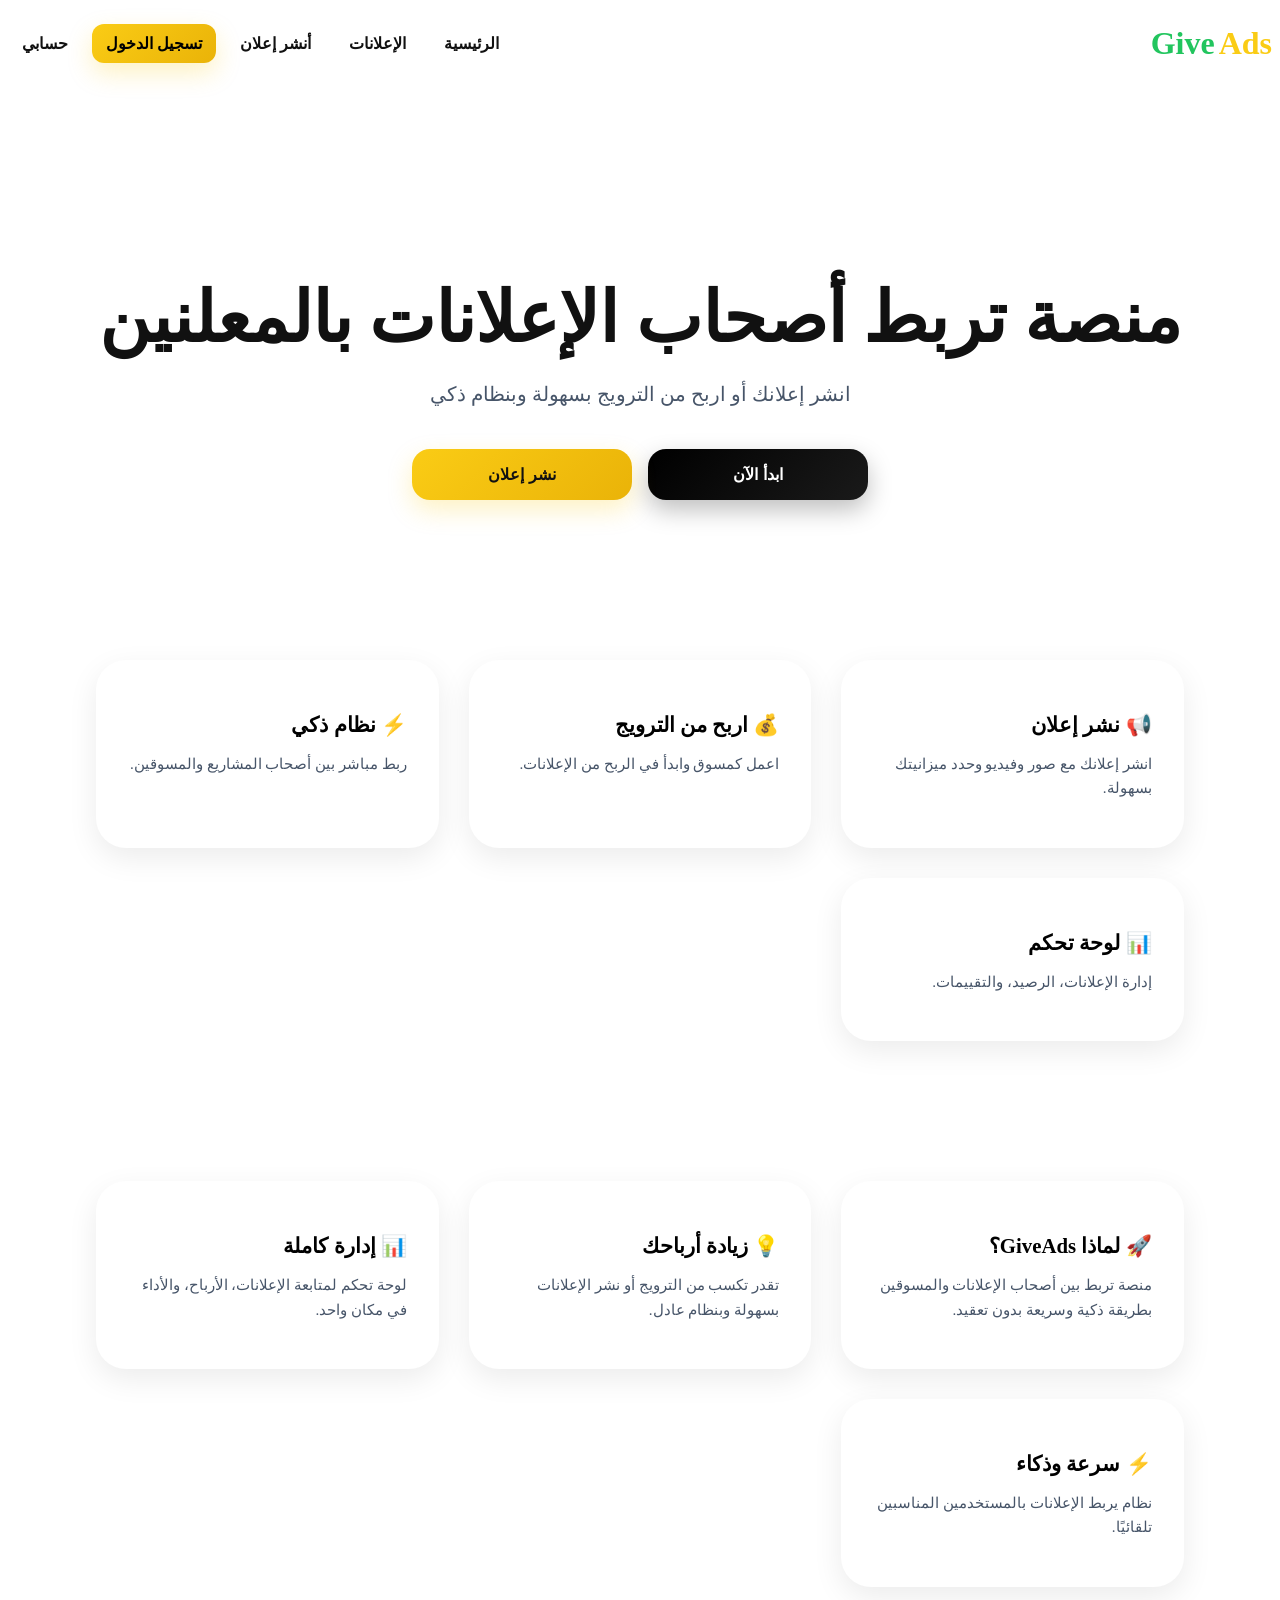
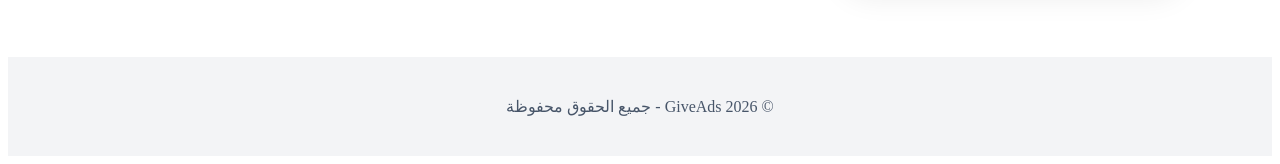
<file: index.html>
<!DOCTYPE html>
<html lang="ar" dir="rtl">
<head>
<meta charset="UTF-8">
<meta name="viewport" content="width=device-width, initial-scale=1.0">
<link rel="icon" href="ads.jpg">
<title>GiveAds - منصة الإعلانات الذكية</title>

<link href="https://fonts.googleapis.com/css2?family=Cairo:wght@400;700;900&display=swap" rel="stylesheet">
<link rel="stylesheet" href="index.css"/>

<style>
/* LOGO FIX */
.logo{
display:flex;
gap:4px;
font-size:32px;
font-weight:900;
cursor:pointer;
}

.logo .give{
color:#facc15;
}

.logo .ads{
color:#22c55e;
}
</style>
<title>GiveAds - منصة إعلانات ممولة وربح المال من الإنترنت</title>

<meta name="description" content="منصة إعلانات ممولة لربط المعلنين بأصحاب المواقع والتطبيقات. أنشر إعلانك أو اربح من الإعلانات بسهولة عبر الإنترنت.">

<meta name="keywords" content="
منصة إعلانات, إعلانات ممولة, شراء إعلانات, التسويق الإلكتروني,
advertising platform, ads network, sponsored ads,
make money online, ad marketplace
">

<meta name="author" content="GiveAds">

<meta name="robots" content="index, follow">
</head>

<body>

<!-- NAV -->
<!-- NAV -->
<nav>
  <div class="nav-container">

    <!-- LOGO -->
    <div class="logo" onclick="goHome()">
      <span class="give">Ads</span><span class="ads">Give</span>
    </div>

    <!-- MENU -->
    <div class="nav-box">
      <ul>

        <li onclick="go('index.html')">الرئيسية</li>
        <li onclick="go('ads.html')">الإعلانات</li>
        <li onclick="go('create-ads.html')">أنشر إعلان</li>

        <!-- زر مميز -->
        <li class="login-btn" onclick="go('login.html')">
          تسجيل الدخول
        </li>

        <li onclick="go('profile.html')">حسابي</li>

      </ul>
    </div>

  </div>
</nav>

<!-- HERO -->
<section class="hero">
<h1>منصة تربط أصحاب الإعلانات بالمعلنين</h1>
<p>انشر إعلانك أو اربح من الترويج بسهولة وبنظام ذكي</p>

<div class="btn-group">
  <button class="btn btn-green" onclick="go('ads.html')">ابدأ الآن</button>
  <button class="btn btn-yellow" onclick="go('create-ads.html')">نشر إعلان</button>
</div>
</section>

<!-- FEATURES -->
<section class="container">

<div class="card" onclick="go('create-ads.html')">
<h3>📢 نشر إعلان</h3>
<p>انشر إعلانك مع صور وفيديو وحدد ميزانيتك بسهولة.</p>
</div>

<div class="card" onclick="go('wallet.html')">
<h3>💰 اربح من الترويج</h3>
<p>اعمل كمسوق وابدأ في الربح من الإعلانات.</p>
</div>

<div class="card" onclick="go('ads.html')">
<h3>⚡ نظام ذكي</h3>
<p>ربط مباشر بين أصحاب المشاريع والمسوقين.</p>
</div>

<div class="card" onclick="go('profile.html')">
<h3>📊 لوحة تحكم</h3>
<p>إدارة الإعلانات، الرصيد، والتقييمات.</p>
</div>

</section>

<!-- BENEFITS -->
<section class="container">

<div class="card">
<h3>🚀 لماذا GiveAds؟</h3>
<p>منصة تربط بين أصحاب الإعلانات والمسوقين بطريقة ذكية وسريعة بدون تعقيد.</p>
</div>

<div class="card">
<h3>💡 زيادة أرباحك</h3>
<p>تقدر تكسب من الترويج أو نشر الإعلانات بسهولة وبنظام عادل.</p>
</div>

<div class="card">
<h3>📊 إدارة كاملة</h3>
<p>لوحة تحكم لمتابعة الإعلانات، الأرباح، والأداء في مكان واحد.</p>
</div>

<div class="card">
<h3>⚡ سرعة وذكاء</h3>
<p>نظام يربط الإعلانات بالمستخدمين المناسبين تلقائيًا.</p>
</div>

</section>

<!-- FOOTER -->
<footer>
© 2026 GiveAds - جميع الحقوق محفوظة
</footer>

<script>
function go(page){
window.location.href = page;
}

function goHome(){
window.location.href = "index.html";
}
</script>

</body>
</html>
</file>
<file: index.css>
.nav-container{
display:flex;
justify-content:space-between;
align-items:center;
gap:20px;
width:100%;
}

.logo{
font-size:32px;
font-weight:900;
cursor:pointer;
display:flex;
gap:6px;
transition:0.3s;
}

.logo:hover{
transform:scale(1.05);
}

.logo .give{
color:#facc15;
}

.logo .ads{
color:#000000;
}

.nav-box ul{
display:flex;
gap:10px;
list-style:none;
align-items:center;
flex-wrap:wrap;
}

.nav-box ul li{
padding:10px 14px;
border-radius:12px;
cursor:pointer;
font-weight:700;
color:#111;
transition:0.3s;
white-space:nowrap;
}

.nav-box ul li:hover{
background:rgba(0,0,0,0.05);
transform:translateY(-2px);
}

/* LOGIN BUTTON */
.login-btn{
background:linear-gradient(135deg,#facc15,#eab308);
color:#000 !important;
padding:10px 16px;
border-radius:14px;
font-weight:900;
box-shadow:0 10px 25px rgba(250,204,21,0.25);
transition:0.3s;
}

.login-btn:hover{
transform:translateY(-3px) scale(1.05);
background:linear-gradient(135deg,#eab308,#d97706);
}

/* HERO */
.hero{
padding:140px 20px 90px;
text-align:center;
}

.hero h1{
font-size:70px;
font-weight:900;
color:#111;
margin-bottom:15px;
}

.hero p{
max-width:820px;
margin:auto;
font-size:20px;
line-height:2;
color:#475569;
margin-bottom:35px;
}

/* BUTTONS GROUP */
.btn-group{
display:flex;
gap:16px;
justify-content:center;
align-items:center;
flex-wrap:wrap;
margin-top:10px;
width:100%;
}

/* BUTTON */
.btn{
display:flex;
align-items:center;
justify-content:center;
padding:16px 24px;
border:none;
border-radius:18px;
font-size:16px;
font-weight:900;
cursor:pointer;
transition:0.3s;
width:220px;
max-width:100%;
text-align:center;
white-space:nowrap;
}

/* GREEN BUTTON */
.btn-green{
background:linear-gradient(135deg,#000000,#1a1a1a);
color:white;
box-shadow:0 10px 25px rgba(0,0,0,0.25);
}

.btn-green:hover{
transform:translateY(-4px) scale(1.03);
background:linear-gradient(135deg,#1a1a1a,#333333);
}

/* YELLOW BUTTON */
.btn-yellow{
background:linear-gradient(135deg,#facc15,#eab308);
color:#111;
box-shadow:0 10px 25px rgba(250,204,21,0.25);
}

.btn-yellow:hover{
transform:translateY(-4px) scale(1.03);
background:linear-gradient(135deg,#eab308,#d97706);
}

/* CARDS */
.container{
display:grid;
grid-template-columns:repeat(auto-fit,minmax(280px,1fr));
gap:30px;
padding:70px 7%;
}

.card{
background:#fff;
border:1px solid var(--border);
padding:32px;
border-radius:30px;
transition:0.45s;
box-shadow:0 10px 30px rgba(0,0,0,0.08);
cursor:pointer;
}

.card:hover{
transform:translateY(-12px);
box-shadow:0 15px 40px rgba(0,0,0,0.15);
}

.card h3{
font-size:1.3rem;
color:#000000;
margin-bottom:15px;
}

.card p{
color:#475569;
font-size:0.95rem;
line-height:1.6;
}

/* FOOTER */
footer{
text-align:center;
padding:40px 20px;
border-top:1px solid var(--border);
color:#475569;
background:#f3f4f6;
}

/* ===== RESPONSIVE ===== */

@media(max-width:768px){

.nav-container{
flex-direction:column;
gap:1rem;
}

.logo{
font-size:24px;
}

.nav-box ul{
flex-wrap:wrap;
gap:0.5rem;
justify-content:center;
}

.nav-box ul li{
padding:0.4rem 0.8rem;
font-size:13px;
}

.login-btn{
padding:0.4rem 1rem !important;
}

.hero h1{
font-size:40px;
}

.hero p{
font-size:16px;
}

.btn-group{
flex-direction:column;
width:100%;
}

.btn{
width:100%;
max-width:320px;
font-size:16px;
padding:16px;
}

.container{
padding:40px 20px;
gap:20px;
}

.card{
padding:20px;
}
}

@media(max-width:480px){

.hero h1{
font-size:28px;
}

.hero p{
font-size:14px;
}

.logo{
font-size:22px;
}

.nav-box ul{
flex-direction:column;
gap:0.3rem;
}

.btn-group{
flex-direction:column;
}

.btn{
width:100%;
padding:14px;
}

.card{
padding:16px;
}

.card h3{
font-size:1.1rem;
}

.card p{
font-size:0.9rem;
}
}

/* TABLET RESPONSIVE */
@media(min-width:769px) and (max-width:1024px){

.container{
grid-template-columns:repeat(2,1fr);
padding:50px 30px;
}

.nav-box ul{
gap:8px;
}

.nav-box ul li{
font-size:14px;
}

.hero h1{
font-size:50px;
}

.hero p{
font-size:18px;
}
}
</file>
